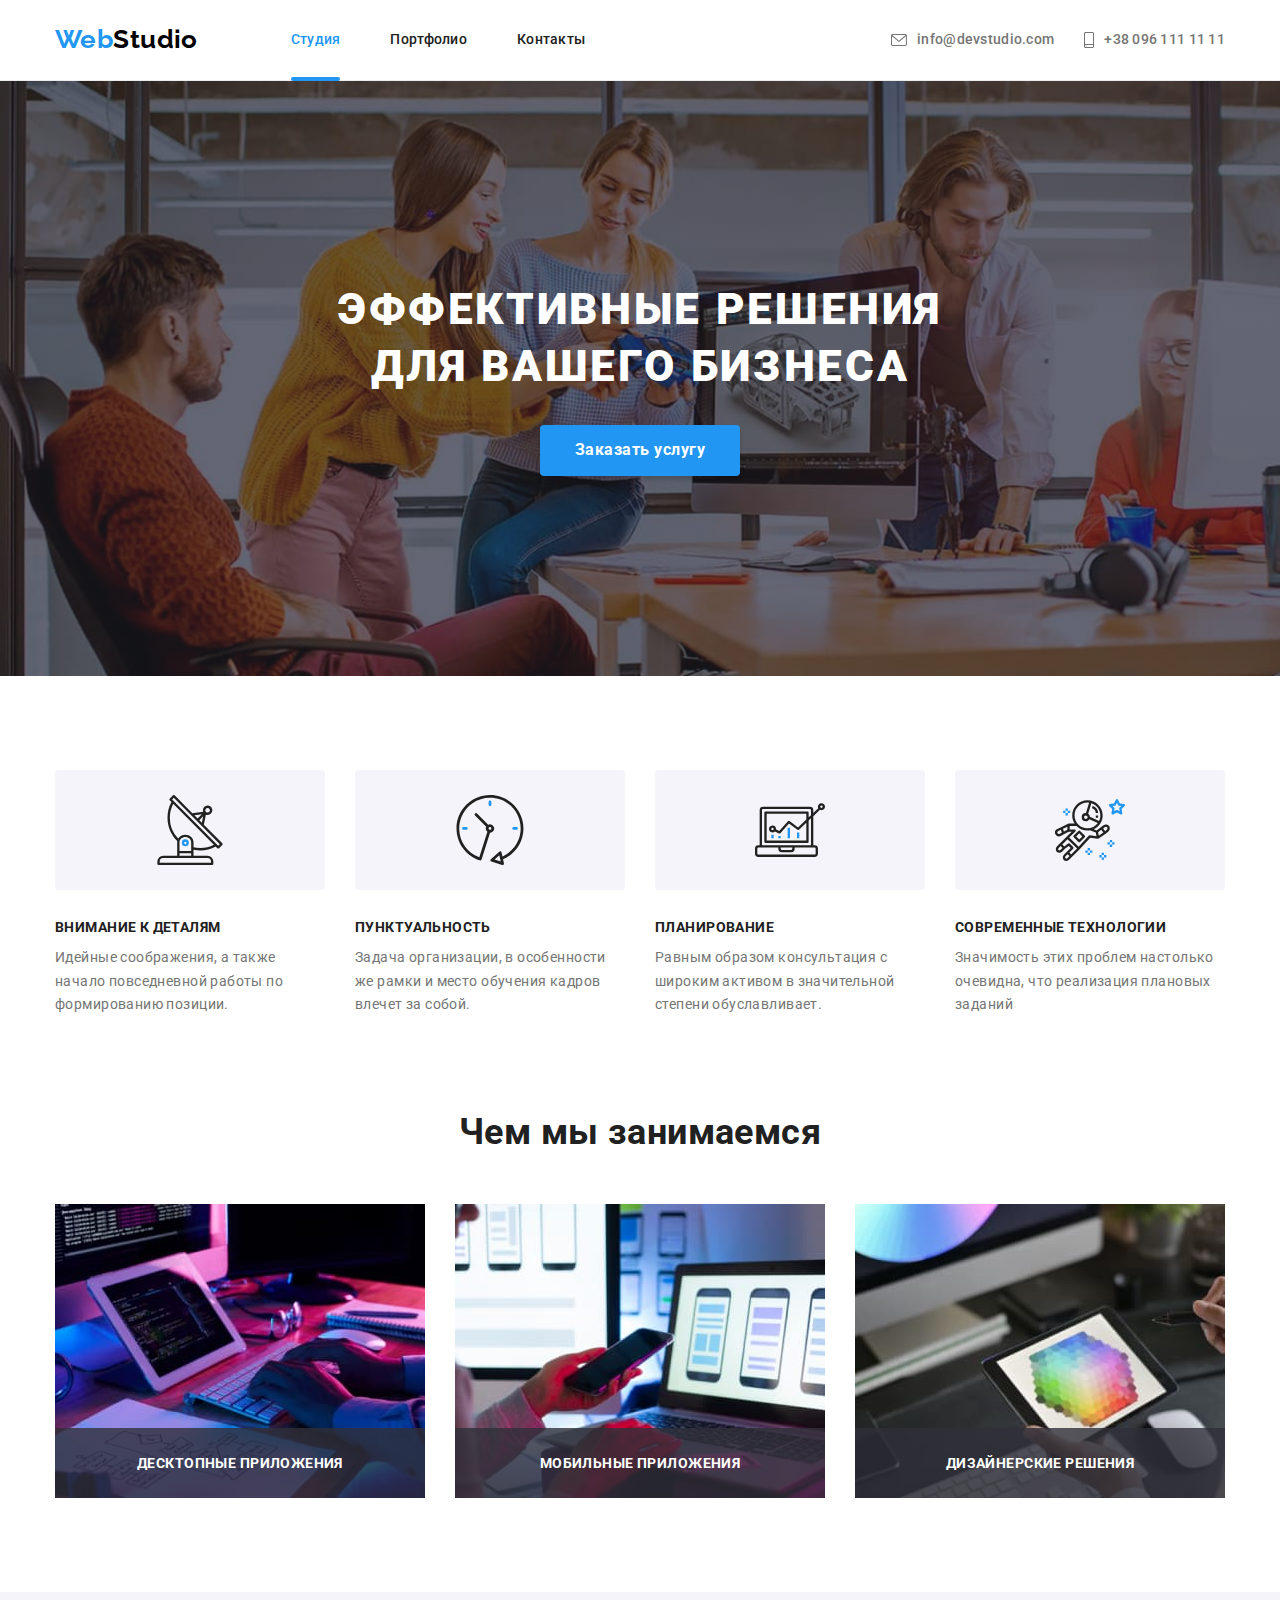
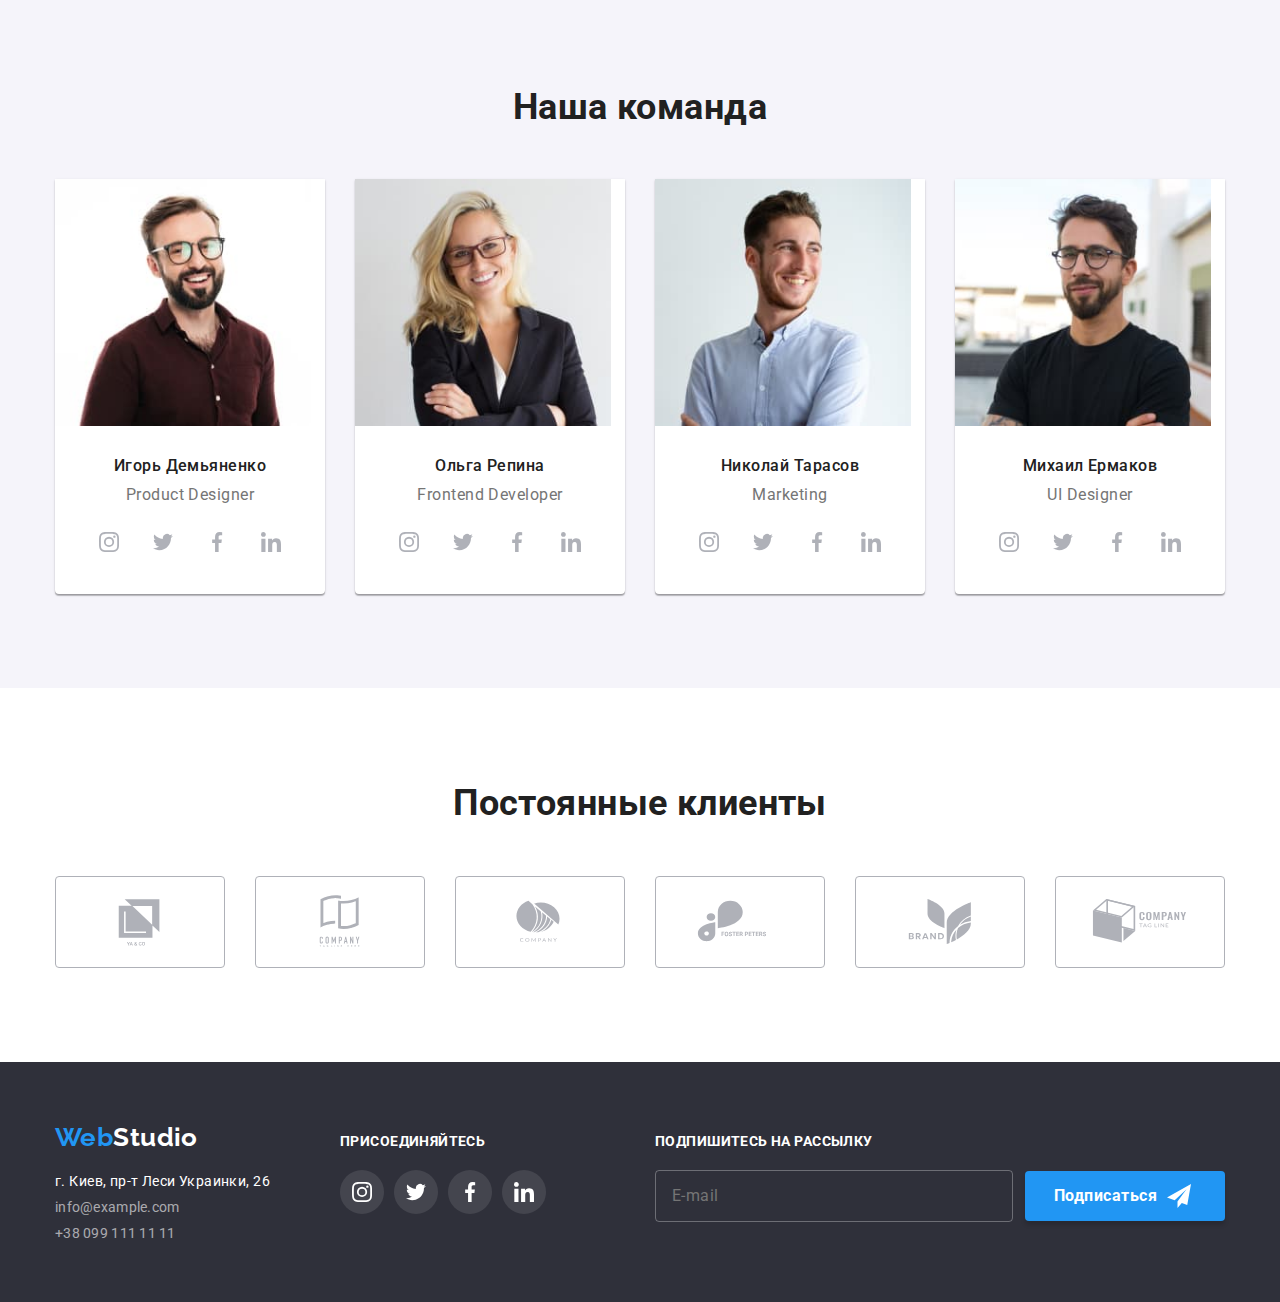
<file: index.html>
<!DOCTYPE html>
<html lang="ru">
  <head>
    <meta charset="UTF-8" />
    <meta http-equiv="X-UA-Compatible" content="IE=edge" />
    <meta name="viewport" content="width=device-width, initial-scale=1.0" />
    <title>Студия</title>

    <link rel="preconnect" href="https://fonts.googleapis.com" />
    <link rel="preconnect" href="https://fonts.gstatic.com" crossorigin />
    <link
      href="https://fonts.googleapis.com/css2?family=Raleway:wght@700&family=Roboto:wght@400;500;700;900&display=swap"
      rel="stylesheet"
    />
    <link
      rel="stylesheet"
      href="https://cdnjs.cloudflare.com/ajax/libs/modern-normalize/1.1.0/modern-normalize.min.css"
    />
    <link rel="stylesheet" href="./css/main.min.css" />
  </head>

  <body data-nonScroll>
    <!--Header-->
    <header>
      <div class="container">
        <div class="header">
          <nav class="header-nav">
            <a class="logo" href="/goit-markup-hw-08/index.html"
              ><span class="logo__span">Web</span>Studio</a
            >

            <div data-menu class="menu">
              <ul class="header-menu">
                <li class="header-menu__items">
                  <a
                    href="./index.html"
                    class="header-menu__link header-menu__link--current"
                    >Студия</a
                  >
                </li>
                <li class="header-menu__items">
                  <a href="./portfolio.html" class="header-menu__link"
                    >Портфолио</a
                  >
                </li>
                <li class="header-menu__items">
                  <a href="/contact" class="header-menu__link">Контакты</a>
                </li>
              </ul>

              <ul class="header-contact">
                <li class="header-contact__items">
                  <a
                    href="mailto:info@devstudio.com"
                    class="header-contact__link"
                  >
                    <svg class="header-contact__icon" width="16" height="12">
                      <use href="./images/icons.svg#mail"></use>
                    </svg>
                    info@devstudio.com</a
                  >
                </li>
                <li class="header-contact__items">
                  <a
                    href="tel:+380991111111"
                    class="header-contact__link header-contact__link--tel"
                  >
                    <svg
                      class="header-contact__icon header-contact__icon--second"
                      width="10"
                      height="16"
                    >
                      <use href="./images/icons.svg#tel"></use>
                    </svg>
                    +38 096 111 11 11</a
                  >
                </li>
              </ul>

              <ul class="menu-social">
                <li class="menu-social__item">
                  <a href="" class="menu-social__link">Instagram</a>
                </li>
                <li class="menu-social__item">
                  <a href="" class="menu-social__link">Twitter</a>
                </li>
                <li class="menu-social__item">
                  <a href="" class="menu-social__link">Facebook</a>
                </li>
                <li class="menu-social__item">
                  <a href="" class="menu-social__link">LinkedIn</a>
                </li>
              </ul>
            </div>
          </nav>
          <button data-menu-button class="menu__button" type="button">
            <svg width="40" height="40">
              <use class="menu__icon" href="./images/icons.svg#menu"></use>
              <use
                class="menu__icon--close"
                href="./images/icons.svg#menu-close"
              ></use>
            </svg>
          </button>
        </div>
      </div>
    </header>

    <main>
      <!--Hero-->
      <section class="hero-box">
        <h1 class="hero-box__title">
          Эффективные решения <br />
          для вашего бизнеса
        </h1>

        <button data-open-modal type="button" class="hero-box__button">
          Заказать услугу
        </button>
      </section>
      <div class="backdrop backdrop--is-hidden" data-backdrop>
        <div class="modal">
          <form class="form js-speaker-form">
            <h2 class="form__title">Оставьте свои данные, мы вам перезвоним</h2>

            <ul class="form__list">
              <li class="form__field">
                <label class="form__label" for="user-name"> Имя</label>
                <input
                  class="form__input"
                  type="text"
                  name="user-name"
                  id="user-name"
                  autofocus
                />
                <svg class="form__icon" width="18" height="18">
                  <use href="./images/icons.svg#name"></use>
                </svg>
              </li>
              <li class="form__field">
                <label class="form__label" for="tel">Телефон</label>
                <input class="form__input" type="tel" name="tel" id="tel" />
                <svg class="form__icon" width="18" height="18">
                  <use href="./images/icons.svg#phone"></use>
                </svg>
              </li>
              <li class="form__field">
                <label class="form__label" for="mail">Почта</label>
                <input class="form__input" type="email" name="mail" id="mail" />
                <svg class="form__icon" width="18" height="18">
                  <use href="./images/icons.svg#email"></use>
                </svg>
              </li>
              <li class="form__field">
                <label class="form__label" for="coment">Комментарий</label>
                <textarea
                  class="form__coment form__input"
                  name="coment"
                  id="coment"
                  placeholder="Введите текст"
                ></textarea>
              </li>
              <li class="checkbox__field">
                <label class="checkbox__terms">
                  <input
                    class="checkbox"
                    type="checkbox"
                    name="terms"
                    value="yes"
                  />
                  <svg class="checkbox__icon" width="16" height="15">
                    <use href="./images/icons.svg#check"></use>
                  </svg>

                  <span class="checkbox__text"
                    >Соглашаюсь с рассылкой и принимаю
                    <a href="">Условия договора</a></span
                  ></label
                >
              </li>
              <li class="form__field--button">
                <button class="form__button" type="submit">Отправить</button>
              </li>
            </ul>
          </form>
          <button data-close-modal class="modal-button__close">
            <svg class="modal__icon" width="18" height="18">
              <use href="./images/icons.svg#close"></use>
            </svg>
          </button>
        </div>
      </div>
      <!--Advantages-->
      <section class="advantages">
        <div class="container">
          <h2 class="visually-hidden">Наши преимущества</h2>
          <ul class="advantages__list">
            <li class="advantages__item">
              <div class="advantages__icon">
                <svg width="70px" height="70px">
                  <use href="./images/icons.svg#antenna"></use>
                </svg>
              </div>
              <h3 class="advantages__title">Внимание к деталям</h3>
              <p class="advantages__text">
                Идейные соображения, а также начало повседневной работы по
                формированию позиции.
              </p>
            </li>

            <li class="advantages__item">
              <div class="advantages__icon">
                <svg width="70px" height="70px">
                  <use href="./images/icons.svg#clock"></use>
                </svg>
              </div>
              <h3 class="advantages__title">Пунктуальность</h3>
              <p class="advantages__text">
                Задача организации, в особенности же рамки и место обучения
                кадров влечет за собой.
              </p>
            </li>

            <li class="advantages__item">
              <div class="advantages__icon">
                <svg width="70px" height="70px">
                  <use href="./images/icons.svg#diagram"></use>
                </svg>
              </div>
              <h3 class="advantages__title">Планирование</h3>
              <p class="advantages__text">
                Равным образом консультация с широким активом в значительной
                степени обуславливает.
              </p>
            </li>

            <li class="advantages__item">
              <div class="advantages__icon">
                <svg width="70px" height="70px">
                  <use href="./images/icons.svg#astronaut"></use>
                </svg>
              </div>
              <h3 class="advantages__title">Современные технологии</h3>
              <p class="advantages__text">
                Значимость этих проблем настолько очевидна, что реализация
                плановых заданий
              </p>
            </li>
          </ul>
        </div>
      </section>
      <!--About-->
      <section class="about">
        <div class="container">
          <h2 class="about__title">Чем мы занимаемся</h2>

          <ul class="about__list">
            <li class="about__item">
              <div class="about__thumb">
                <p class="about__text">Десктопные приложения</p>
              </div>
              <img
                srcset="./images/box1.jpg 1x, ./images/box1-x2.jpg 2x"
                src="./images/box1.jpg"
                alt="Десктопные приложения"
                width="370"
              />
            </li>
            <li class="about__item">
              <div class="about__thumb">
                <p class="about__text">Мобильные приложения</p>
              </div>
              <img
                srcset="./images/box2.jpg 1x, ./images/box2-x2.jpg 2x"
                width="370"
                src="./images/box2.jpg"
                alt="Мобильные приложения"
              />
            </li>
            <li class="about__item">
              <div class="about__thumb">
                <p class="about__text">Дизайнерские решения</p>
              </div>
              <img
                srcset="./images/box3.jpg 1x, ./images/box3-x2.jpg 2x"
                width="370"
                src="./images/box3.jpg"
                alt="Дизайнерские решения"
              />
            </li>
          </ul>
        </div>
      </section>
      <!--Team-->
      <section class="team">
        <div class="container">
          <h2 class="team__title">Наша команда</h2>

          <ul class="team__list">
            <li class="team__box">
              <img
                srcset="
                  ./images/img.jpg     270w,
                  ./images/img-354.jpg 354w,
                  ./images/img-450.jpg 450w,
                  ./images/img-540.jpg 540w,
                  ./images/img-708.jpg 708w,
                  ./images/img-900.jpg 900w
                "
                src="./images/img.jpg"
                alt="Фото Игорь Демьяненко"
                sizes="(min-width: 1200px) 20vw,(min-width: 768px) 50vw,100vw"
              />
              <div class="team__card">
                <h3 class="team__name">Игорь Демьяненко</h3>
                <p lang="en" class="team__position">Product Designer</p>
                <ul class="social__list">
                  <li class="">
                    <a
                      href=""
                      class="social__link"
                      aria-label="ссылка на Инстаграм"
                    >
                      <svg class="social__icon" width="20px" height="20px">
                        <use href="./images/icons.svg#instagram"></use>
                      </svg>
                    </a>
                  </li>
                  <li class="">
                    <a
                      href=""
                      class="social__link"
                      aria-label="ссылка на Твиттер"
                    >
                      <svg class="social__icon" width="20px" height="20px">
                        <use href="./images/icons.svg#twitter"></use>
                      </svg>
                    </a>
                  </li>
                  <li class="">
                    <a
                      href=""
                      class="social__link"
                      aria-label="ссылка на Фейсбук"
                    >
                      <svg class="social__icon" width="20px" height="20px">
                        <use href="./images/icons.svg#facebook"></use>
                      </svg>
                    </a>
                  </li>
                  <li class="">
                    <a
                      href=""
                      class="social__link"
                      aria-label="ссылка на Линкедин"
                    >
                      <svg class="social__icon" width="20px" height="20px">
                        <use href="./images/icons.svg#linkedin"></use>
                      </svg>
                    </a>
                  </li>
                </ul>
              </div>
            </li>

            <li class="team__box">
              <img
                srcset="
                  ./images/img2.jpg     270w,
                  ./images/img2-354.jpg 354w,
                  ./images/img2-450.jpg 450w,
                  ./images/img2-540.jpg 540w,
                  ./images/img2-708.jpg 708w,
                  ./images/img2-900.jpg 900w
                "
                src="./images/img2.jpg"
                alt="Фото Ольга Репина"
                sizes="(min-width: 1200px) 20vw,(min-width: 768px) 50vw,100vw"
              />
              <div class="team__card">
                <h3 class="team__name">Ольга Репина</h3>
                <p lang="en" class="team__position">Frontend Developer</p>
                <ul class="social__list">
                  <li class="">
                    <a
                      href=""
                      class="social__link"
                      aria-label="ссылка на Инстаграм"
                    >
                      <svg class="social__icon" width="20px" height="20px">
                        <use href="./images/icons.svg#instagram"></use>
                      </svg>
                    </a>
                  </li>
                  <li class="">
                    <a
                      href=""
                      class="social__link"
                      aria-label="ссылка на Твиттер"
                    >
                      <svg class="social__icon" width="20px" height="20px">
                        <use href="./images/icons.svg#twitter"></use>
                      </svg>
                    </a>
                  </li>
                  <li class="">
                    <a
                      href=""
                      class="social__link"
                      aria-label="ссылка на Фейсбук"
                    >
                      <svg class="social__icon" width="20px" height="20px">
                        <use href="./images/icons.svg#facebook"></use>
                      </svg>
                    </a>
                  </li>
                  <li class="">
                    <a
                      href=""
                      class="social__link"
                      aria-label="ссылка на Линкедин"
                    >
                      <svg class="social__icon" width="20px" height="20px">
                        <use href="./images/icons.svg#linkedin"></use>
                      </svg>
                    </a>
                  </li>
                </ul>
              </div>
            </li>

            <li class="team__box">
              <img
                srcset="
                  ./images/img3.jpg     270w,
                  ./images/img3-354.jpg 354w,
                  ./images/img3-450.jpg 450w,
                  ./images/img3-540.jpg 540w,
                  ./images/img3-708.jpg 708w,
                  ./images/img3-900.jpg 900w
                "
                src="./images/img3.jpg"
                alt="Фото Николай Тарасов"
                sizes="(min-width: 1200px) 20vw,(min-width: 768px) 50vw,100vw"
              />
              <div class="team__card">
                <h3 class="team__name">Николай Тарасов</h3>
                <p lang="en" class="team__position">Marketing</p>
                <ul class="social__list">
                  <li class="">
                    <a
                      href=""
                      class="social__link"
                      aria-label="ссылка на Инстаграм"
                    >
                      <svg class="social__icon" width="20px" height="20px">
                        <use href="./images/icons.svg#instagram"></use>
                      </svg>
                    </a>
                  </li>
                  <li class="">
                    <a
                      href=""
                      class="social__link"
                      aria-label="ссылка на Твиттер"
                    >
                      <svg class="social__icon" width="20px" height="20px">
                        <use href="./images/icons.svg#twitter"></use>
                      </svg>
                    </a>
                  </li>
                  <li class="">
                    <a
                      href=""
                      class="social__link"
                      aria-label="ссылка на Фейсбук"
                    >
                      <svg class="social__icon" width="20px" height="20px">
                        <use href="./images/icons.svg#facebook"></use>
                      </svg>
                    </a>
                  </li>
                  <li class="">
                    <a
                      href=""
                      class="social__link"
                      aria-label="ссылка на Линкедин"
                    >
                      <svg class="social__icon" width="20px" height="20px">
                        <use href="./images/icons.svg#linkedin"></use>
                      </svg>
                    </a>
                  </li>
                </ul>
              </div>
            </li>

            <li class="team__box">
              <img
                srcset="
                  ./images/img4.jpg     270w,
                  ./images/img4-354.jpg 354w,
                  ./images/img4-450.jpg 450w,
                  ./images/img4-540.jpg 540w,
                  ./images/img4-708.jpg 708w,
                  ./images/img4-900.jpg 900w
                "
                src="./images/img4.jpg"
                alt="Фото Михаил Ермаков"
                sizes="(min-width: 1200px) 20vw,(min-width: 768px) 50vw,100vw"
              />
              <div class="team__card">
                <h3 class="team__name">Михаил Ермаков</h3>
                <p lang="en" class="team__position">UI Designer</p>
                <ul class="social__list">
                  <li class="">
                    <a
                      href=""
                      class="social__link"
                      aria-label="ссылка на Инстаграм"
                    >
                      <svg class="social__icon" width="20px" height="20px">
                        <use href="./images/icons.svg#instagram"></use>
                      </svg>
                    </a>
                  </li>
                  <li class="">
                    <a
                      href=""
                      class="social__link"
                      aria-label="ссылка на Твиттер"
                    >
                      <svg class="social__icon" width="20px" height="20px">
                        <use href="./images/icons.svg#twitter"></use>
                      </svg>
                    </a>
                  </li>
                  <li class="">
                    <a
                      href=""
                      class="social__link"
                      aria-label="ссылка на Фейсбук"
                    >
                      <svg class="social__icon" width="20px" height="20px">
                        <use href="./images/icons.svg#facebook"></use>
                      </svg>
                    </a>
                  </li>
                  <li class="">
                    <a
                      href=""
                      class="social__link"
                      aria-label="ссылка на Линкедин"
                    >
                      <svg class="social__icon" width="20px" height="20px">
                        <use href="./images/icons.svg#linkedin"></use>
                      </svg>
                    </a>
                  </li>
                </ul>
              </div>
            </li>
          </ul>
        </div>
      </section>
      <!-- Client -->
      <section class="client">
        <div class="container">
          <h2 class="client__title">Постоянные клиенты</h2>
          <ul class="client__list">
            <li class="client__card">
              <a href="" class="client__link">
                <svg class="client__icon">
                  <use href="./images/icons.svg#client1"></use>
                </svg>
              </a>
            </li>
            <li class="client__card">
              <a href="" class="client__link">
                <svg class="client__icon">
                  <use href="./images/icons.svg#client2"></use>
                </svg>
              </a>
            </li>
            <li class="client__card">
              <a href="" class="client__link">
                <svg class="client__icon">
                  <use href="./images/icons.svg#client3"></use>
                </svg>
              </a>
            </li>
            <li class="client__card">
              <a href="" class="client__link">
                <svg class="client__icon">
                  <use href="./images/icons.svg#client4"></use>
                </svg>
              </a>
            </li>
            <li class="client__card">
              <a href="" class="client__link">
                <svg class="client__icon">
                  <use href="./images/icons.svg#client5"></use>
                </svg>
              </a>
            </li>
            <li class="client__card">
              <a href="" class="client__link">
                <svg class="client__icon">
                  <use href="./images/icons.svg#client6"></use>
                </svg>
              </a>
            </li>
          </ul>
        </div>
      </section>
    </main>
    <!--Footer-->
    <footer class="footer">
      <div class="container">
        <div class="footer__holder">
          <div class="footer__box">
            <div class="address__box">
              <div class="footer__logo">
                <a class="logo" href="/goit-markup-hw-07/index.html"
                  ><span class="logo__span">Web</span
                  ><span class="footer-logo__color">Studio</span></a
                >
              </div>
              <address class="address">
                <p class="address__text">г. Киев, пр-т Леси Украинки, 26</p>
                <ul class="address__list">
                  <li>
                    <a class="address__link" href="mailto:info@example.com"
                      >info@example.com</a
                    >
                    <br />
                  </li>
                  <li><a href="tel:+380991111111">+38 099 111 11 11</a></li>
                </ul>
              </address>
            </div>
            <div class="connect">
              <h3 class="connect__title">присоединяйтесь</h3>
              <ul class="connect__list">
                <li>
                  <a href="" class="social__link social__link--connect">
                    <svg
                      class="social__icon social__icon--connect"
                      width="20px"
                      height="20px"
                    >
                      <use href="./images/icons.svg#instagram"></use>
                    </svg>
                  </a>
                </li>
                <li>
                  <a href="" class="social__link social__link--connect">
                    <svg
                      class="social__icon social__icon--connect"
                      width="20px"
                      height="20px"
                    >
                      <use href="./images/icons.svg#twitter"></use>
                    </svg>
                  </a>
                </li>
                <li>
                  <a href="" class="social__link social__link--connect">
                    <svg
                      class="social__icon social__icon--connect"
                      width="20px"
                      height="20px"
                    >
                      <use href="./images/icons.svg#facebook"></use>
                    </svg>
                  </a>
                </li>
                <li>
                  <a href="" class="social__link social__link--connect">
                    <svg
                      class="social__icon social__icon--connect"
                      width="20px"
                      height="20px"
                    >
                      <use href="./images/icons.svg#linkedin"></use>
                    </svg>
                  </a>
                </li>
              </ul>
            </div>
          </div>
          <form>
            <h3 class="connect__title">Подпишитесь на рассылку</h3>
            <div class="connect__box">
              <input
                class="connect__input"
                type="email"
                name="footer-mail"
                id="footer-mail"
                placeholder="E-mail"
              />

              <button class="connect__button" type="submit">
                Подписаться<svg class="connect__icon" width="24" height="24">
                  <use href="./images/icons.svg#icon-send"></use>
                </svg>
              </button>
            </div>
          </form>
        </div>
      </div>
    </footer>
    <!-- JS Script -->
    <script src="./js/modal.js"></script>
    <script src="./js/mobile-menu.js"></script>
  </body>
</html>
</file>
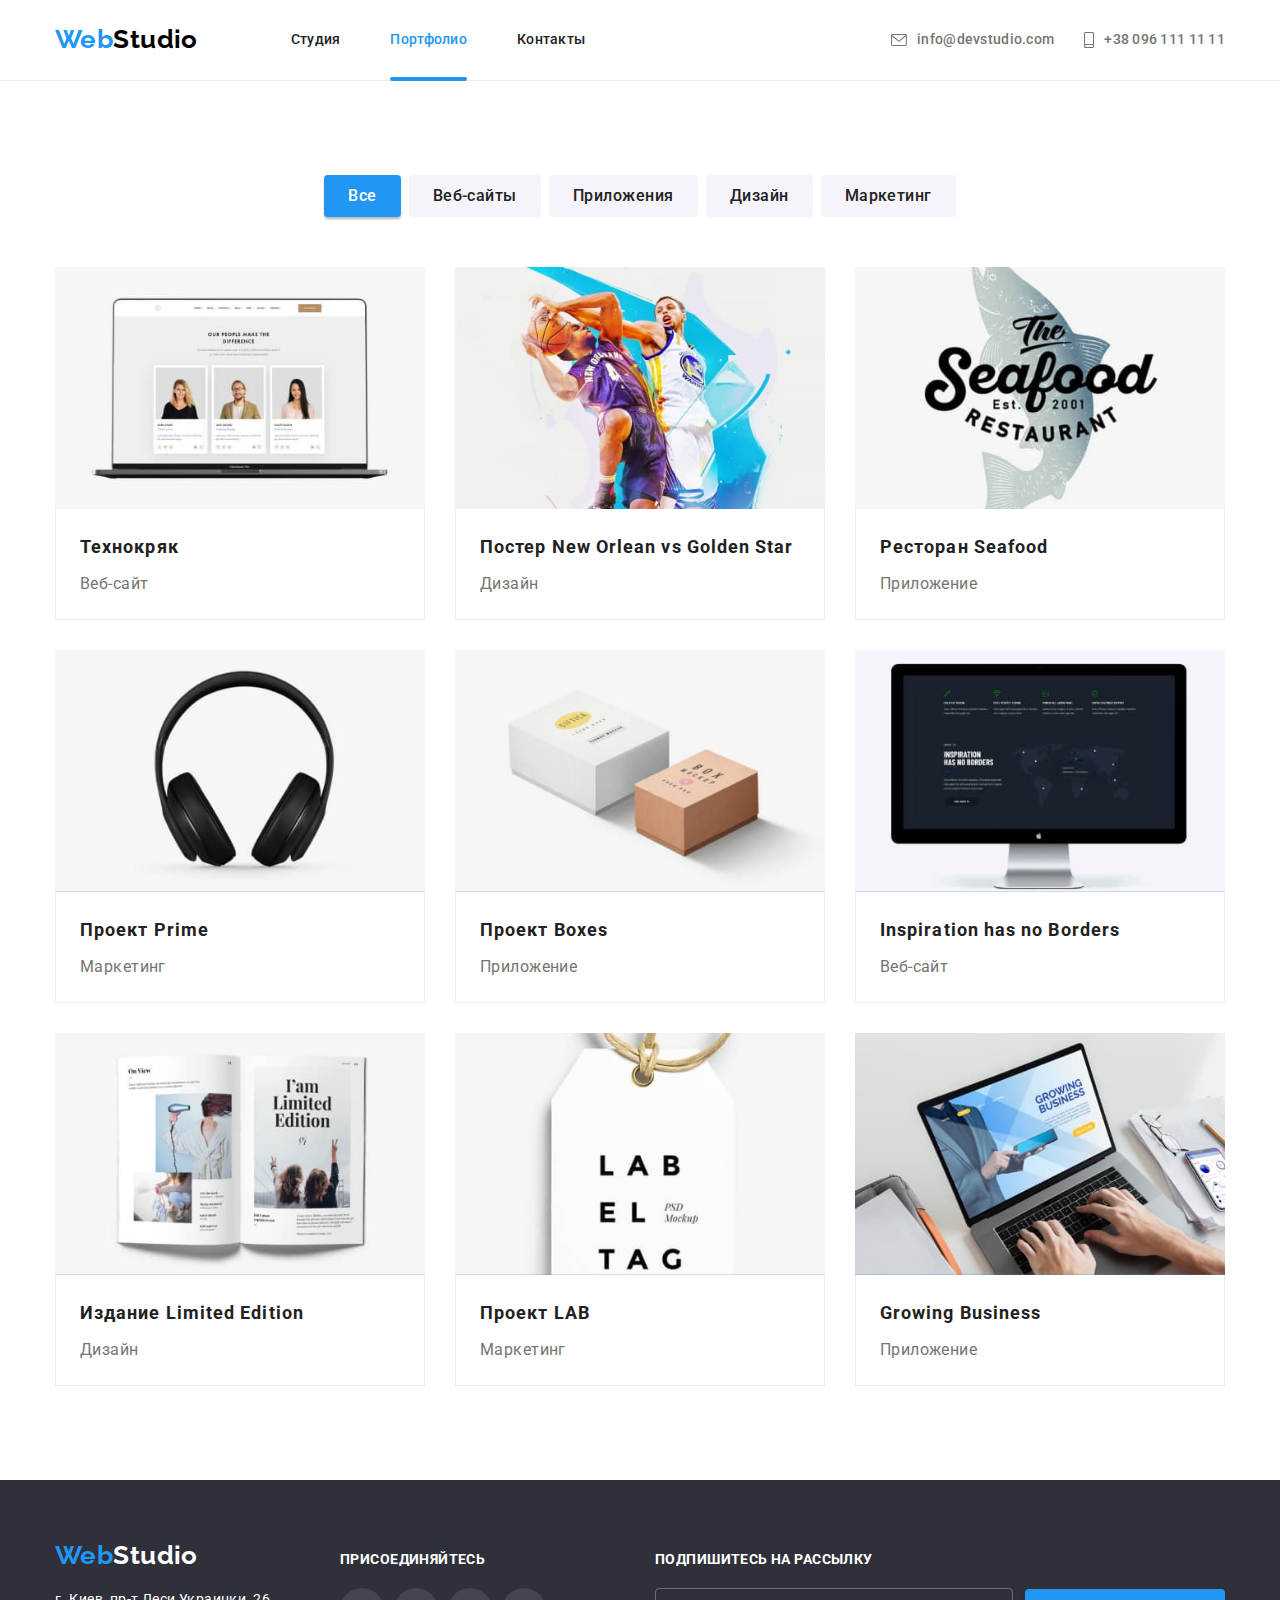
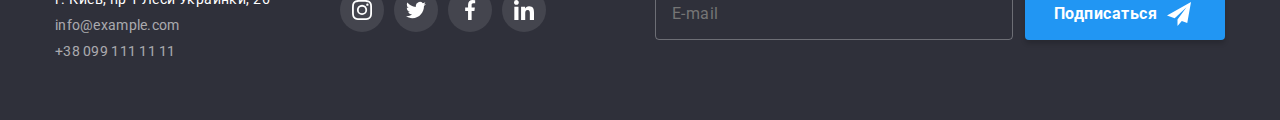
<file: portfolio.html>
<!DOCTYPE html>
<html lang="ru">
  <head>
    <meta charset="UTF-8" />
    <meta http-equiv="X-UA-Compatible" content="IE=edge" />
    <meta name="viewport" content="width=device-width, initial-scale=1.0" />
    <title>Портфолио</title>
    <link rel="preconnect" href="https://fonts.googleapis.com" />
    <link rel="preconnect" href="https://fonts.gstatic.com" crossorigin />
    <link
      href="https://fonts.googleapis.com/css2?family=Raleway:wght@700&family=Roboto:wght@400;500;700;900&display=swap"
      rel="stylesheet"
    />
    <link
      rel="stylesheet"
      href="https://cdnjs.cloudflare.com/ajax/libs/modern-normalize/1.1.0/modern-normalize.min.css"
    />
    <link rel="stylesheet" href="./css/main.min.css" />
  </head>
  <body>
    <!--Header-->
    <header>
      <div class="container">
        <div class="header">
          <nav class="header-nav">
            <a class="logo" href="/goit-markup-hw-08/index.html"
              ><span class="logo__span">Web</span>Studio</a
            >

            <div data-menu class="menu">
              <ul class="header-menu">
                <li class="header-menu__items">
                  <a href="./index.html" class="header-menu__link">Студия</a>
                </li>
                <li class="header-menu__items">
                  <a
                    href="./portfolio.html"
                    class="header-menu__link header-menu__link--current"
                    >Портфолио</a
                  >
                </li>
                <li class="header-menu__items">
                  <a href="/contact" class="header-menu__link">Контакты</a>
                </li>
              </ul>

              <ul class="header-contact">
                <li class="header-contact__items">
                  <a
                    href="mailto:info@devstudio.com"
                    class="header-contact__link"
                  >
                    <svg class="header-contact__icon" width="16" height="12">
                      <use href="./images/icons.svg#mail"></use>
                    </svg>
                    info@devstudio.com</a
                  >
                </li>
                <li class="header-contact__items">
                  <a
                    href="tel:+380991111111"
                    class="header-contact__link header-contact__link--tel"
                  >
                    <svg
                      class="header-contact__icon header-contact__icon--second"
                      width="10"
                      height="16"
                    >
                      <use href="./images/icons.svg#tel"></use>
                    </svg>
                    +38 096 111 11 11</a
                  >
                </li>
              </ul>

              <ul class="menu-social">
                <li class="menu-social__item">
                  <a href="" class="menu-social__link">Instagram</a>
                </li>
                <li class="menu-social__item">
                  <a href="" class="menu-social__link">Twitter</a>
                </li>
                <li class="menu-social__item">
                  <a href="" class="menu-social__link">Facebook</a>
                </li>
                <li class="menu-social__item">
                  <a href="" class="menu-social__link">LinkedIn</a>
                </li>
              </ul>
            </div>
          </nav>
          <button data-menu-button class="menu__button" type="button">
            <svg width="40" height="40">
              <use class="menu__icon" href="./images/icons.svg#menu"></use>
              <use
                class="menu__icon--close"
                href="./images/icons.svg#menu-close"
              ></use>
            </svg>
          </button>
        </div>
      </div>
    </header>
    <!-- Фильтр проектов-->
    <main>
      <section class="portfolio">
        <div class="container">
          <ul class="filter">
            <li class="filter__items">
              <button type="button" class="button button--current">Все</button>
            </li>
            <li class="filter__items">
              <button type="button" class="button">Веб-сайты</button>
            </li>
            <li class="filter__items">
              <button type="button" class="button">Приложения</button>
            </li>
            <li class="filter__items">
              <button type="button" class="button">Дизайн</button>
            </li>
            <li class="filter__items">
              <button type="button" class="button">Маркетинг</button>
            </li>
          </ul>

          <!-- Список проектов -->

          <h1 class="card visually-hidden">Все проекты</h1>
          <ul class="card__list">
            <li class="card__box">
              <a href="" class="card__aside">
                <div class="card__thumb">
                  <p class="card__text">
                    Ресурс предлагает комплексные предложения с разным уровнем
                    функционала и сервисов. Все это позволит посетителю получить
                    исчерпывающие сведения о компании или частном лице.
                  </p>

                  <img
                    srcset="
                      ./images/Portfolio/1.jpg     370w,
                      ./images/Portfolio/1-354.jpg 354w,
                      ./images/Portfolio/1-450.jpg 450w,
                      ./images/Portfolio/1-740.jpg 740w,
                      ./images/Portfolio/1-708.jpg 708w,
                      ./images/Portfolio/1-900.jpg 900w
                    "
                    class="card__img"
                    src="./images/Portfolio/1.jpg"
                    alt="Страница веб сайта"
                    sizes="(min-width: 1200px) 30vw,(min-width: 768px) 50vw,100vw"
                  />
                </div>
                <div class="card__border">
                  <h2 class="project__title">Технокряк</h2>
                  <p class="project__description">Веб-сайт</p>
                </div>
              </a>
            </li>

            <li class="card__box">
              <a href="" class="card__aside">
                <div class="card__thumb">
                  <p class="card__text">
                    Ресурс предлагает комплексные предложения с разным уровнем
                    функционала и сервисов. Все это позволит посетителю получить
                    исчерпывающие сведения о компании или частном лице.
                  </p>
                  <img
                    srcset="
                      ./images/Portfolio/2.jpg     370w,
                      ./images/Portfolio/2-354.jpg 354w,
                      ./images/Portfolio/2-450.jpg 450w,
                      ./images/Portfolio/2-740.jpg 740w,
                      ./images/Portfolio/2-708.jpg 708w,
                      ./images/Portfolio/2-900.jpg 900w
                    "
                    class="card__img"
                    src="./images/Portfolio/2.jpg"
                    alt="игроки в баскетбол"
                    sizes="(min-width: 1200px) 30vw,(min-width: 768px) 50vw, 100vw"
                  />
                </div>
                <div class="card__border">
                  <h2 class="project__title">
                    Постер New Orlean vs Golden Star
                  </h2>
                  <p class="project__description">Дизайн</p>
                </div>
              </a>
            </li>

            <li class="card__box">
              <a href="" class="card__aside">
                <div class="card__thumb">
                  <p class="card__text">
                    Ресурс предлагает комплексные предложения с разным уровнем
                    функционала и сервисов. Все это позволит посетителю получить
                    исчерпывающие сведения о компании или частном лице.
                  </p>
                  <img
                    srcset="
                      ./images/Portfolio/3.jpg     370w,
                      ./images/Portfolio/3-354.jpg 354w,
                      ./images/Portfolio/3-450.jpg 450w,
                      ./images/Portfolio/3-740.jpg 740w,
                      ./images/Portfolio/3-708.jpg 708w,
                      ./images/Portfolio/3-900.jpg 900w
                    "
                    class="card__img"
                    src="./images/Portfolio/3.jpg"
                    alt="Логотип ресторана"
                    sizes="(min-width: 1200px) 30vw,(min-width: 768px) 50vw,100vw"
                  />
                </div>
                <div class="card__border">
                  <h2 class="project__title">Ресторан Seafood</h2>
                  <p class="project__description">Приложение</p>
                </div>
              </a>
            </li>

            <li class="card__box">
              <a href="" class="card__aside">
                <div class="card__thumb">
                  <p class="card__text">
                    Ресурс предлагает комплексные предложения с разным уровнем
                    функционала и сервисов. Все это позволит посетителю получить
                    исчерпывающие сведения о компании или частном лице.
                  </p>
                  <img
                    srcset="
                      ./images/Portfolio/4.jpg     370w,
                      ./images/Portfolio/4-354.jpg 354w,
                      ./images/Portfolio/4-450.jpg 450w,
                      ./images/Portfolio/4-740.jpg 740w,
                      ./images/Portfolio/4-708.jpg 708w,
                      ./images/Portfolio/4-900.jpg 900w
                    "
                    class="card__img"
                    src="./images/Portfolio/4.jpg"
                    alt="Наушники"
                    sizes="(min-width: 1200px) 30vw,(min-width: 768px) 50vw,100vw"
                  />
                </div>
                <div class="card__border">
                  <h2 class="project__title">Проект Prime</h2>
                  <p class="project__description">Маркетинг</p>
                </div>
              </a>
            </li>

            <li class="card__box">
              <a href="" class="card__aside">
                <div class="card__thumb">
                  <p class="card__text">
                    Ресурс предлагает комплексные предложения с разным уровнем
                    функционала и сервисов. Все это позволит посетителю получить
                    исчерпывающие сведения о компании или частном лице.
                  </p>
                  <img
                    srcset="
                      ./images/Portfolio/5.jpg     370w,
                      ./images/Portfolio/5-354.jpg 354w,
                      ./images/Portfolio/5-450.jpg 450w,
                      ./images/Portfolio/5-740.jpg 740w,
                      ./images/Portfolio/5-708.jpg 708w,
                      ./images/Portfolio/5-900.jpg 900w
                    "
                    class="card__img"
                    src="./images/Portfolio/5.jpg"
                    alt="Две коробки"
                    sizes="(min-width: 1200px) 30vw,(min-width: 768px) 50vw,100vw"
                  />
                </div>
                <div class="card__border">
                  <h2 class="project__title">Проект Boxes</h2>
                  <p class="project__description">Приложение</p>
                </div>
              </a>
            </li>

            <li class="card__box">
              <a href="" class="card__aside">
                <div class="card__thumb">
                  <p class="card__text">
                    Ресурс предлагает комплексные предложения с разным уровнем
                    функционала и сервисов. Все это позволит посетителю получить
                    исчерпывающие сведения о компании или частном лице.
                  </p>
                  <img
                    srcset="
                      ./images/Portfolio/6.jpg     370w,
                      ./images/Portfolio/6-354.jpg 354w,
                      ./images/Portfolio/6-450.jpg 450w,
                      ./images/Portfolio/6-740.jpg 740w,
                      ./images/Portfolio/6-708.jpg 708w,
                      ./images/Portfolio/6-900.jpg 900w
                    "
                    class="card__img"
                    src="./images/Portfolio/6.jpg"
                    alt="Страница сайта"
                    sizes="(min-width: 1200px) 30vw,(min-width: 768px) 50vw,100vw"
                  />
                </div>
                <div class="card__border">
                  <h2 class="project__title">Inspiration has no Borders</h2>
                  <p class="project__description">Веб-сайт</p>
                </div>
              </a>
            </li>

            <li class="card__box">
              <a href="" class="card__aside">
                <div class="card__thumb">
                  <p class="card__text">
                    Ресурс предлагает комплексные предложения с разным уровнем
                    функционала и сервисов. Все это позволит посетителю получить
                    исчерпывающие сведения о компании или частном лице.
                  </p>
                  <img
                    srcset="
                      ./images/Portfolio/7.jpg     370w,
                      ./images/Portfolio/7-354.jpg 354w,
                      ./images/Portfolio/7-450.jpg 450w,
                      ./images/Portfolio/7-740.jpg 740w,
                      ./images/Portfolio/7-708.jpg 708w,
                      ./images/Portfolio/7-900.jpg 900w
                    "
                    class="card__img"
                    src="./images/Portfolio/7.jpg"
                    alt="Страница журнала"
                    sizes="(min-width: 1200px) 30vw,(min-width: 768px) 50vw,100vw"
                  />
                </div>
                <div class="card__border">
                  <h2 class="project__title">Издание Limited Edition</h2>
                  <p class="project__description">Дизайн</p>
                </div>
              </a>
            </li>

            <li class="card__box">
              <a href="" class="card__aside">
                <div class="card__thumb">
                  <p class="card__text">
                    Ресурс предлагает комплексные предложения с разным уровнем
                    функционала и сервисов. Все это позволит посетителю получить
                    исчерпывающие сведения о компании или частном лице.
                  </p>
                  <img
                    srcset="
                      ./images/Portfolio/8.jpg     370w,
                      ./images/Portfolio/8-354.jpg 354w,
                      ./images/Portfolio/8-450.jpg 450w,
                      ./images/Portfolio/8-740.jpg 740w,
                      ./images/Portfolio/8-708.jpg 708w,
                      ./images/Portfolio/8-900.jpg 900w
                    "
                    class="card__img"
                    src="./images/Portfolio/8.jpg"
                    alt="Ярлык с надписью лаб"
                    sizes="(min-width: 1200px) 30vw,(min-width: 768px) 50vw,100vw"
                  />
                </div>
                <div class="card__border">
                  <h2 class="project__title">Проект LAB</h2>
                  <p class="project__description">Маркетинг</p>
                </div>
              </a>
            </li>

            <li class="card__box">
              <a href="" class="card__aside">
                <div class="card__thumb">
                  <p class="card__text">
                    Ресурс предлагает комплексные предложения с разным уровнем
                    функционала и сервисов. Все это позволит посетителю получить
                    исчерпывающие сведения о компании или частном лице.
                  </p>
                  <img
                    srcset="
                      ./images/Portfolio/9.jpg     370w,
                      ./images/Portfolio/9-354.jpg 354w,
                      ./images/Portfolio/9-450.jpg 450w,
                      ./images/Portfolio/9-740.jpg 740w,
                      ./images/Portfolio/9-708.jpg 708w,
                      ./images/Portfolio/9-900.jpg 900w
                    "
                    class="card__img"
                    src="./images/Portfolio/9.jpg"
                    alt="Человек работает за ноутбуком"
                    sizes="(min-width: 1200px) 30vw,(min-width: 768px) 50vw,100vw"
                  />
                </div>
                <div class="card__border">
                  <h2 class="project__title">Growing Business</h2>
                  <p class="project__description">Приложение</p>
                </div>
              </a>
            </li>
          </ul>
        </div>
      </section>
    </main>
    <!-- footer -->
    <footer class="footer">
      <div class="container">
        <div class="footer__holder">
          <div class="footer__box">
            <div class="address__box">
              <div class="footer__logo">
                <a class="logo" href="/goit-markup-hw-07/index.html"
                  ><span class="logo__span">Web</span
                  ><span class="footer-logo__color">Studio</span></a
                >
              </div>
              <address class="address">
                <p class="address__text">г. Киев, пр-т Леси Украинки, 26</p>
                <ul class="address__list">
                  <li>
                    <a class="address__link" href="mailto:info@example.com"
                      >info@example.com</a
                    >
                    <br />
                  </li>
                  <li><a href="tel:+380991111111">+38 099 111 11 11</a></li>
                </ul>
              </address>
            </div>
            <div class="connect">
              <h3 class="connect__title">присоединяйтесь</h3>
              <ul class="connect__list">
                <li>
                  <a href="" class="social__link social__link--connect">
                    <svg
                      class="social__icon social__icon--connect"
                      width="20px"
                      height="20px"
                    >
                      <use href="./images/icons.svg#instagram"></use>
                    </svg>
                  </a>
                </li>
                <li>
                  <a href="" class="social__link social__link--connect">
                    <svg
                      class="social__icon social__icon--connect"
                      width="20px"
                      height="20px"
                    >
                      <use href="./images/icons.svg#twitter"></use>
                    </svg>
                  </a>
                </li>
                <li>
                  <a href="" class="social__link social__link--connect">
                    <svg
                      class="social__icon social__icon--connect"
                      width="20px"
                      height="20px"
                    >
                      <use href="./images/icons.svg#facebook"></use>
                    </svg>
                  </a>
                </li>
                <li>
                  <a href="" class="social__link social__link--connect">
                    <svg
                      class="social__icon social__icon--connect"
                      width="20px"
                      height="20px"
                    >
                      <use href="./images/icons.svg#linkedin"></use>
                    </svg>
                  </a>
                </li>
              </ul>
            </div>
          </div>
          <form>
            <h3 class="connect__title">Подпишитесь на рассылку</h3>
            <div class="connect__box">
              <input
                class="connect__input"
                type="email"
                name="footer-mail"
                id="footer-mail"
                placeholder="E-mail"
              />

              <button class="connect__button" type="submit">
                Подписаться<svg class="connect__icon" width="24" height="24">
                  <use href="./images/icons.svg#icon-send"></use>
                </svg>
              </button>
            </div>
          </form>
        </div>
      </div>
    </footer>
    <script src="./js/mobile-menu.js"></script>
  </body>
</html>
</file>
<file: css/main.min.css>
:root{--primary-background-color: #ffffff;--secondary-background-color: #2f303a;--button-bg-color: #f5f4fa;--hover-text-color: #2196f3;--text-color: #757575;--title-color: #212121;--hero-bg-hover: #188ce8;--contact-footer-text: rgba(255, 255, 255, 0.6);--logo-stan-color: #000000;--border-color: #eeeeee;--border-head-color: #ececec;--icons-border-color: #afb1b8;--thumb-color: rgba(47, 48, 58, 0.8);--black: #000000;--border-second-color: rgba(0, 0, 0, 0.1);--pot-card-bg: rgba(33, 150, 243, 0.9);--cubic-bezier: cubic-bezier(0.4, 0, 0.2, 1);--input-border-color: rgba(33, 33, 33, 0.2);--placeholder-color: rgba(117, 117, 117, 0.5)}html{box-sizing:border-box}*,::before,::after{box-sizing:inherit}body{font-family:Roboto,sans-serif;background-color:var(--primary-background-color);font-style:normal;font-size:14px;line-height:1.2;letter-spacing:.03em;color:var(--text-color)}.no-scroll{overflow:hidden}.container{margin-left:auto;margin-right:auto;padding-left:15px;padding-right:15px}img{display:block;max-width:100%;height:auto}.visually-hidden{position:absolute;width:1px;height:1px;margin:-1px;border:0;padding:0;white-space:nowrap;-webkit-clip-path:inset(100%);clip-path:inset(100%);clip:rect(0 0 0 0);overflow:hidden}.card__list,.filter,.client__list,.team__list,.social__list,.about__list,.advantages__list,.menu-social,.form__list,.address__list,.connect__list{padding:0;margin:0;list-style:none}.client__title,.team__title,.about__title{font-weight:700;font-size:28px;text-align:center;color:var(--title-color);margin-top:0;margin-bottom:30px}.social__list{display:flex;justify-content:center}.social__list li:not(:last-child){margin-right:10px}.social__link,.social__link--connect{display:flex;align-items:center;justify-content:center;width:44px;height:44px;border-radius:50%;background-color:var(--primary-background-color);color:var(--icons-border-color);cursor:pointer;transition:color 250ms var(--cubic-bezier),background-color 250ms var(--cubic-bezier)}.social__link:hover,.social__link--connect:hover,.social__link:focus,.social__link--connect:focus{background-color:var(--hover-text-color);color:var(--primary-background-color)}.social__link--connect{background-color:rgba(255,255,255,.1)}.social__link--connect:hover,.social__link--connect:focus{background-color:var(--hover-text-color)}.social__icon{fill:currentColor}.social__icon--connect{fill:var(--primary-background-color)}.connect{display:block}.connect__box{display:block;margin:0 auto}.connect__title{margin:0;font-weight:700;font-size:14px;line-height:1.14;text-transform:uppercase;color:var(--primary-background-color)}.connect__list{display:flex;justify-content:center;margin-top:20px}.connect__list li:not(:last-child){margin-right:10px}.connect__icon{margin-left:10px}.connect__input{max-width:450px;width:100%;border:1px solid rgba(255,255,255,.3);border-radius:4px;background-color:rgba(0,0,0,0);font-size:16px;line-height:1.25;letter-spacing:.03em;color:var(--primary-background-color);padding:15px 16px;margin:20px 0px}.connect__input:focus{border-color:var(--hover-text-color);outline:0;fill:var(--hover-text-color)}.address{font-style:normal;color:var(--primary-background-color)}.address__text{margin-top:0;margin-bottom:9px}.address__list a{line-height:1.14;letter-spacing:.02em;color:var(--contact-footer-text);text-decoration:none;transition:color 250ms var(--cubic-bezier)}.address__list a:hover,.address__list a:focus{color:var(--hover-text-color)}.address__link{display:inline-block;margin-bottom:9px}.form{margin-left:auto;margin-right:auto}.form__title{margin:0;margin-bottom:12px;text-align:center;font-weight:700;font-size:20px;line-height:1.15;text-align:center;letter-spacing:.03em;color:var(--title-color)}.form__list .form__field--button{text-align:center}.form__field{position:relative;display:flex;flex-direction:column;margin-bottom:10px;color:var(--text-color)}.form__field:nth-child(4){margin-bottom:20px}.form__label{display:inline-block;margin-bottom:4px;font-size:12px;line-height:1.17;letter-spacing:.01em;color:var(--text-color)}.form__input{font-size:12px;line-height:1.17;letter-spacing:.01em;border:1px solid var(--input-border-color);color:var(--text-color);border-radius:4px;margin:0;padding:12px 16px 12px 42px;transition:border-color 250ms var(--cubic-bezier)}.form__input:focus{border-color:var(--hover-text-color);outline:0;fill:var(--hover-text-color)}.form__coment{cursor:text;width:100%;min-height:120px;padding:12px 16px;resize:none}.form__coment::-moz-placeholder{color:var(--placeholder-color)}.form__coment:-ms-input-placeholder{color:var(--placeholder-color)}.form__coment::placeholder{color:var(--placeholder-color)}.form__icon{position:absolute;top:50%;left:12px;fill:var(--title-color);transition:fill 250ms var(--cubic-bezier)}.form__field:focus-within .form__icon{border-color:var(--hover-text-color);outline:0;fill:var(--hover-text-color)}.checkbox{-webkit-appearance:none;-moz-appearance:none;appearance:none}.checkbox:checked~.checkbox__icon{background-color:var(--hover-text-color);border-radius:2px;border:2px solid var(--hover-text-color)}.checkbox__field{display:flex;margin-bottom:30px;justify-content:center}.checkbox__text{padding-left:8px;line-height:1.16;font-size:12px;letter-spacing:.03em}.checkbox__text a:hover,.checkbox__text a:focus{text-decoration:none}.checkbox__text a{color:var(--hover-text-color)}.checkbox__icon{border:2px solid var(--black);border-radius:2px;transition:background-color 250ms var(--cubic-bezier),border-color 250ms var(--cubic-bezier)}.checkbox:focus .checkbox__icon{border-color:var(--hover-text-color)}.checkbox__terms{position:relative;display:inline-flex;align-items:center}.logo{text-decoration:none;font-family:Raleway,sans-serif;font-weight:700;font-size:26px;color:var(--logo-stan-color)}.logo__span{color:var(--hover-text-color)}.footer-logo__color{color:var(--primary-background-color)}header{border-bottom:1px solid var(--border-head-color)}.header{display:flex}.header-nav{width:100%;display:flex;align-items:center}.menu{display:none}.menu__flex{display:flex}.header-menu .header-menu__link:hover,.header-menu .header-menu__link:focus{color:var(--hover-text-color)}.header-menu__items:not(:last-child){margin-right:50px}.header-contact{padding:0;margin:0;list-style:none}.header-contact .header-contact__link{font-weight:500;line-height:1.14;letter-spacing:.02em;color:var(--text-color);text-decoration:none;transition:color 250ms var(--cubic-bezier)}.menu-social{display:inline-flex;flex-wrap:wrap}.menu-social .menu-social__item:not(:last-child){margin-right:10px;padding-right:10px;border-right:1px solid var(--input-border-color)}.menu-social__link{text-decoration:none;font-weight:500;font-size:18px;line-height:1.2;letter-spacing:.02em;color:var(--hover-text-color)}.button,.hero-box__button,.form__button,.connect__button{font-family:inherit;font-weight:500;font-size:16px;line-height:1.62;letter-spacing:.03em;color:var(--title-color);background-color:var(--button-bg-color);border-radius:4px;border-color:rgba(0,0,0,0);cursor:pointer;padding:6px 22px;min-width:73px;transition-property:background-color,box-shadow,color;transition-duration:250ms;transition-timing-function:var(--cubic-bezier)}.button:hover,.hero-box__button:hover,.form__button:hover,.connect__button:hover,.button:focus,.hero-box__button:focus,.form__button:focus,.connect__button:focus{color:var(--primary-background-color);background-color:var(--hover-text-color);box-shadow:0px 3px 1px rgba(0,0,0,.1),0px 1px 2px rgba(0,0,0,.08),0px 2px 2px rgba(0,0,0,.12)}.button.button--current,.button--current.hero-box__button,.button--current.form__button,.button--current.connect__button{color:var(--primary-background-color);background-color:var(--hover-text-color);box-shadow:0px 3px 1px rgba(0,0,0,.1),0px 1px 2px rgba(0,0,0,.08),0px 2px 2px rgba(0,0,0,.12)}.hero-box__button,.form__button,.connect__button{font-weight:700;line-height:1.9;color:var(--primary-background-color);background-color:var(--hover-text-color);border:0;box-shadow:0px 4px 4px rgba(0,0,0,.15);min-width:200px;padding:10px 32px}.hero-box__button:hover,.form__button:hover,.connect__button:hover,.hero-box__button:focus,.form__button:focus,.connect__button:focus{background-color:var(--hero-bg-hover);box-shadow:0px 4px 4px rgba(0,0,0,.15)}.connect__button{display:flex;align-items:center;padding-left:29px;padding-right:13px;margin:0px auto}.modal-button__close{display:flex;justify-content:center;align-items:center;position:absolute;cursor:pointer;top:8px;right:8px;border-radius:50%;width:30px;height:30px;padding:0;margin:0;border:1px solid var(--border-second-color);background-color:var(--primary-background-color);color:var(--black);transition:color 250ms var(--cubic-bezier)}.modal-button__close:hover,.modal-button__close:focus{color:var(--hover-text-color)}.form__button{text-align:center;padding:10px 55px}.menu__button{z-index:10;display:flex;width:40px;height:40px;margin:10px 0px;padding:0;border:none;background:none}.menu__button:hover,.menu__button:focus{fill:var(--hover-text-color)}.menu__button.is-open .menu__icon{display:none}.menu__button .menu__icon--close{display:none}.menu__button.is-open .menu__icon--close{display:block}.hero-box{max-width:1600px;width:100%;margin-left:auto;margin-right:auto;padding-top:118px;padding-bottom:118px;text-align:center;background-repeat:no-repeat;background-image:linear-gradient(rgba(47, 48, 58, 0.4), rgba(47, 48, 58, 0.4)),url(../images/hero-mob.jpg);background-size:cover}.hero-box__title{margin-top:0;margin-bottom:30px;font-weight:900;font-size:26px;line-height:1.6;text-transform:uppercase;letter-spacing:.06em;color:var(--primary-background-color)}.backdrop{position:fixed;top:0;left:0;width:100%;height:100%;background-color:rgba(0,0,0,.2);opacity:1;transition:opacity 250ms var(--cubic-bezier);z-index:9;overflow-y:scroll;padding:93px 0px}.backdrop.backdrop--is-hidden{visibility:hidden;opacity:0;pointer-events:none}.backdrop--is-hidden .modal{transform:translate(-50%, -50%) scale(0.2)}.modal{position:absolute;background-color:var(--primary-background-color);box-shadow:0px 1px 3px rgba(0,0,0,.12),0px 1px 1px rgba(0,0,0,.14),0px 2px 1px rgba(0,0,0,.2);border-radius:4px;z-index:9;transition:transform 250ms var(--cubic-bezier);padding:40px}.modal__icon{fill:currentColor}.advantages{padding-top:60px;padding-bottom:60px}.advantages__icon{display:flex;justify-content:center;align-items:center;height:120px;margin-bottom:30px;border-radius:4px;background-color:var(--button-bg-color)}.advantages__title{margin-top:0;margin-bottom:10px;text-align:center;font-weight:700;font-size:14px;line-height:1.14;text-transform:uppercase;color:var(--title-color)}.advantages__text{margin:0;line-height:1.7}.about{padding-top:0px;padding-bottom:94px;display:none}.about__list{display:flex}.about__list .about__item:not(:last-child){margin-right:30px}.about__item{position:relative}.about__thumb{position:absolute;bottom:0;width:100%;background-color:var(--thumb-color)}.about__text{margin:0;padding-top:27px;padding-bottom:27px;font-weight:700;line-height:16px;text-align:center;text-transform:uppercase;color:var(--primary-background-color)}.team{padding-top:60px;padding-bottom:60px;background-color:var(--button-bg-color)}.team__box{margin-bottom:30px;background-color:var(--primary-background-color);border-radius:0px 0px 4px 4px;box-shadow:0px 1px 3px rgba(0,0,0,.12),0px 1px 1px rgba(0,0,0,.14),0px 2px 1px rgba(0,0,0,.2)}.team__box:last-child{margin-bottom:0px}.team__card{padding-top:30px;padding-bottom:30px}.team__name{margin-top:0;margin-bottom:10px;font-weight:500;font-size:16px;letter-spacing:.03em;color:var(--title-color);text-align:center}.team__position{margin:0;font-size:16px;letter-spacing:.03em;color:var(--text-color);text-align:center;margin-bottom:16px}.client{padding-top:60px;padding-bottom:60px}.client__list{display:flex;flex-wrap:wrap}.client__link{display:flex;justify-content:center;align-items:center;border:1px solid var(--icons-border-color);border-radius:4px;fill:var(--icons-border-color);height:92px;background-color:var(--primary-background-color);cursor:pointer;transition:fill 250ms var(--cubic-bezier),border 250ms var(--cubic-bezier)}.client__link:hover,.client__link:focus{border:1px solid var(--hover-text-color);fill:var(--hover-text-color)}.client__icon{width:106px;height:60px}.footer{padding-top:60px;padding-bottom:60px;background-color:var(--secondary-background-color)}.footer__box{text-align:center}.footer__holder{text-align:center}.footer__logo{margin-bottom:20px}.portfolio{padding-top:60px;padding-bottom:60px}.filter{display:flex;flex-wrap:wrap;justify-content:flex-start}.filter .filter__items:not(:last-child){margin-right:8px}.card__list{display:flex;flex-wrap:wrap;padding-top:40px}.card__box{margin-bottom:30px}.card__box:nth-last-child(-n+1){margin-bottom:0}.card__aside{display:flex;flex-direction:column;height:100%;text-decoration:none;box-shadow:none;transition:box-shadow 250ms var(--cubic-bezier)}.card__aside:hover,.card__aside:focus{box-shadow:0px 1px 1px rgba(0,0,0,.12),0px 4px 4px rgba(0,0,0,.06),1px 4px 6px rgba(0,0,0,.16)}.card__aside:hover .card__text,.card__aside:focus .card__text{transform:translateY(0)}.card__thumb{position:relative;overflow:hidden}.card__text{display:inline-flex;align-items:center;position:absolute;margin:0;padding:0px 24px;width:100%;height:100%;font-size:18px;line-height:28px;letter-spacing:.03em;color:var(--primary-background-color);background-color:var(--pot-card-bg);transform:translateY(100%);transition:transform 250ms var(--cubic-bezier)}.card__img{margin-top:0}.card__border{flex-grow:1;padding:20px 24px;border:1px solid var(--border-color);border-top:0}.project__title{margin-top:0;margin-bottom:4px;font-weight:700;font-size:18px;line-height:2;letter-spacing:.06em;color:var(--title-color)}.project__description{margin:0;font-size:16px;line-height:1.9;color:var(--text-color)}@media screen and (min-width: 1200px){.team,.client,.advantages,.portfolio{padding-top:94px;padding-bottom:94px}}@media screen and (min-width: 1200px){.client__title,.team__title,.about__title{font-size:36px;margin-bottom:50px}}@media screen and (min-width: 480px){.container{width:480px}}@media screen and (min-width: 768px){.container{width:768px}}@media screen and (min-width: 1200px){.container{width:1200px}}@media screen and (min-width: 768px){.modal{top:50%;left:50%;width:450px;transform:translate(-50%, -50%) scale(1)}}@media screen and (min-width: 1200px){.modal{width:auto;top:50%}}@media screen and (max-width: 1199px){.logo{font-size:24px}}@media screen and (min-width: 768px){.menu{display:flex;align-items:center;justify-content:space-between;width:100%}}@media screen and (max-width: 767px){.menu{position:absolute;top:0;left:0;width:100%;padding:48px 40px;background-color:var(--primary-background-color);z-index:2}.header-menu{padding:0;padding-bottom:302px;margin:0;list-style:none;background-color:#fff;font-size:40px;line-height:1.17}.header-menu .header-menu__link{display:block;color:var(--title-color);text-decoration:none;font-weight:500;line-height:1.14;letter-spacing:.02em;transition:color 250ms var(--cubic-bezier)}.header-menu__items:nth-child(2){margin-top:36px;margin-bottom:32px}.header-menu__items .header-menu__link--current{color:var(--hover-text-color)}.menu.is-open{display:inline-block;margin:0}.modal{width:100%}}@media screen and (min-width: 768px){.header-menu{padding:0;margin:0;list-style:none;display:flex;margin-left:88px}.header-menu .header-menu__link{display:block;color:var(--title-color);text-decoration:none;font-weight:500;line-height:1.14;letter-spacing:.02em;padding-top:32px;padding-bottom:32px;transition:color 250ms var(--cubic-bezier)}.header-menu__link{position:relative;display:block}.header-menu__link--current::after{content:"";display:block;position:absolute;bottom:-1px;width:100%;height:4px;border-radius:2px;background-color:var(--hover-text-color)}.header-menu__items .header-menu__link--current{color:var(--hover-text-color)}}@media screen and (min-width: 1200px){.header-menu{margin-left:93px}}@media screen and (min-width: 768px){.menu__button{display:none}}@media screen and (max-width: 767px){.header-contact{display:inline-flex;flex-direction:column-reverse;padding-bottom:64px;font-size:24px}.header-contact__items .header-contact__icon{display:none}.header-contact .header-contact__items:nth-child(2){font-size:40px;padding-bottom:32px}.header-contact .header-contact__link--tel{color:#2196f3}}@media screen and (min-width: 768px)and (max-width: 1199px){.header-contact{display:block;font-size:12px}.header-contact__link{display:flex;align-items:center;font-weight:500;font-size:12px;line-height:1.14;letter-spacing:.02em;color:var(--text-color);text-decoration:none;transition:color 250ms var(--cubic-bezier)}.header-contact__icon{width:14px;height:10px}.header-contact__icon--second{width:10px;height:14px}}.header-contact .header-contact__link:hover,.header-contact .header-contact__link:focus{color:var(--hover-text-color)}.header-contact__icon{fill:currentColor;margin-right:10px}@media screen and (min-width: 768px){.header-contact__items:not(:last-child){margin-bottom:10px}}@media screen and (min-width: 1200px){.header-contact{display:flex;align-items:center;justify-content:space-between}.header-contact .header-contact__items:not(:last-child){margin-bottom:0px;margin-right:30px}}@media screen and (min-width: 1200px){.header-contact .header-contact__link{padding:32px 0;display:flex;align-items:center}}@media screen and (min-width: 768px){.menu-social{display:none}}@media(min-device-pixel-ratio: 2),(-webkit-min-device-pixel-ratio: 2),(min-resolution: 192dpi),(min-resolution: 2dppx){.hero-box{background-image:linear-gradient(rgba(47, 48, 58, 0.4), rgba(47, 48, 58, 0.4)),url(../images/hero-mob-x2.jpg)}}@media screen and (min-width: 768px){.hero-box{background-image:linear-gradient(rgba(47, 48, 58, 0.4), rgba(47, 48, 58, 0.4)),url(../images/hero-tab.jpg)}}@media screen and (min-width: 768px)and (min-device-pixel-ratio: 2),screen and (min-width: 768px)and (-webkit-min-device-pixel-ratio: 2),screen and (min-width: 768px)and (min-resolution: 192dpi),screen and (min-width: 768px)and (min-resolution: 2dppx){.hero-box{background-image:linear-gradient(rgba(47, 48, 58, 0.4), rgba(47, 48, 58, 0.4)),url(../images/hero-tab-x2.jpg)}}@media screen and (min-width: 1200px){.hero-box{padding:200px 0;background-image:linear-gradient(rgba(47, 48, 58, 0.4), rgba(47, 48, 58, 0.4)),url(../images/hero.jpg)}}@media screen and (min-width: 1200px)and (min-device-pixel-ratio: 2),screen and (min-width: 1200px)and (-webkit-min-device-pixel-ratio: 2),screen and (min-width: 1200px)and (min-resolution: 192dpi),screen and (min-width: 1200px)and (min-resolution: 2dppx){.hero-box{background-image:linear-gradient(rgba(47, 48, 58, 0.4), rgba(47, 48, 58, 0.4)),url(../images/hero-x2.jpg)}}@media screen and (min-width: 1200px){.hero-box__title{font-size:44px;line-height:1.3}}@media screen and (min-width: 768px){.advantages__list{display:flex;flex-wrap:wrap}.advantages__title{text-align:inherit}}@media screen and (min-width: 768px)and (max-width: 1200px){.advantages__item{margin-right:30px;margin-bottom:30px;width:calc((100% - 30px)/2)}.advantages__item:nth-child(2n){margin-right:0}.advantages__item:nth-last-child(-n+2){margin-bottom:0}}@media screen and (min-width: 1200px){.advantages__item{width:calc((100% - 90px)/4);margin-bottom:0}.advantages__item:not(:last-child){margin-right:30px}}@media screen and (min-width: 1200px){.about{display:inherit}}@media screen and (min-width: 768px){.team__box{width:calc((100% - 30px)/2);margin-right:30px;margin-bottom:30px}.team__box:nth-child(2n){margin-right:0}.team__box:nth-last-child(-n+2){margin-bottom:0}}@media screen and (min-width: 768px){.team__list,.social__list{display:flex;flex-wrap:wrap}}@media screen and (min-width: 1200px){.team__box{width:calc((100% - 90px)/4);margin-bottom:0}.team__box:not(:last-child){margin-right:30px}}@media screen and (min-width: 768px){.client__card{width:calc((100% - 60px)/3);margin-right:30px;margin-bottom:30px}.client__card:nth-child(3n){margin-right:0}.client__card:nth-last-child(-n+3){margin-bottom:0}}@media screen and (min-width: 1200px){.client__card{width:calc((100% - 150px)/6);margin-bottom:0}.client__card:not(:last-child){margin-right:30px}}@media screen and (max-width: 767px){.client__card{width:calc((100% - 30px)/2);margin-right:30px;margin-bottom:30px}.client__card:nth-child(2n){margin-right:0}.client__card:nth-last-child(-n+2){margin-bottom:0}}@media screen and (min-width: 768px){.footer__box{display:flex;align-items:baseline;justify-content:space-around;margin-bottom:60px}}@media screen and (min-width: 1200px){.footer__holder,.footer__box{text-align:inherit;margin-bottom:0;display:flex;justify-content:space-between;align-items:baseline}.address__box{margin-right:70px}}@media screen and (max-width: 767px){.connect{padding-top:60px;padding-bottom:60px}}@media screen and (min-width: 1200px){.connect__box{display:flex;justify-content:space-between;align-items:baseline}.connect__input{width:358px;margin-right:12px}}@media screen and (max-width: 767px){.filter__items:nth-child(n+4){margin-top:8px}}@media screen and (min-width: 768px){.filter{display:flex;justify-content:center}}@media screen and (min-width: 768px)and (max-width: 1199px){.card__list{padding-top:50px}.card__box{width:calc((100% - 30px)/2);margin-right:30px;margin-bottom:30px}.card__box:nth-child(2n){margin-right:0}.card__box:nth-last-child(-n+1){margin-bottom:0}}@media screen and (min-width: 1200px){.card__list{padding-top:50px}.card__box{width:calc((100% - 60px)/3);margin-right:30px;margin-bottom:30px}.card__box:nth-child(3n){margin-right:0}.card__box:nth-last-child(-n+3){margin-bottom:0}}/*# sourceMappingURL=main.min.css.map */
</file>
